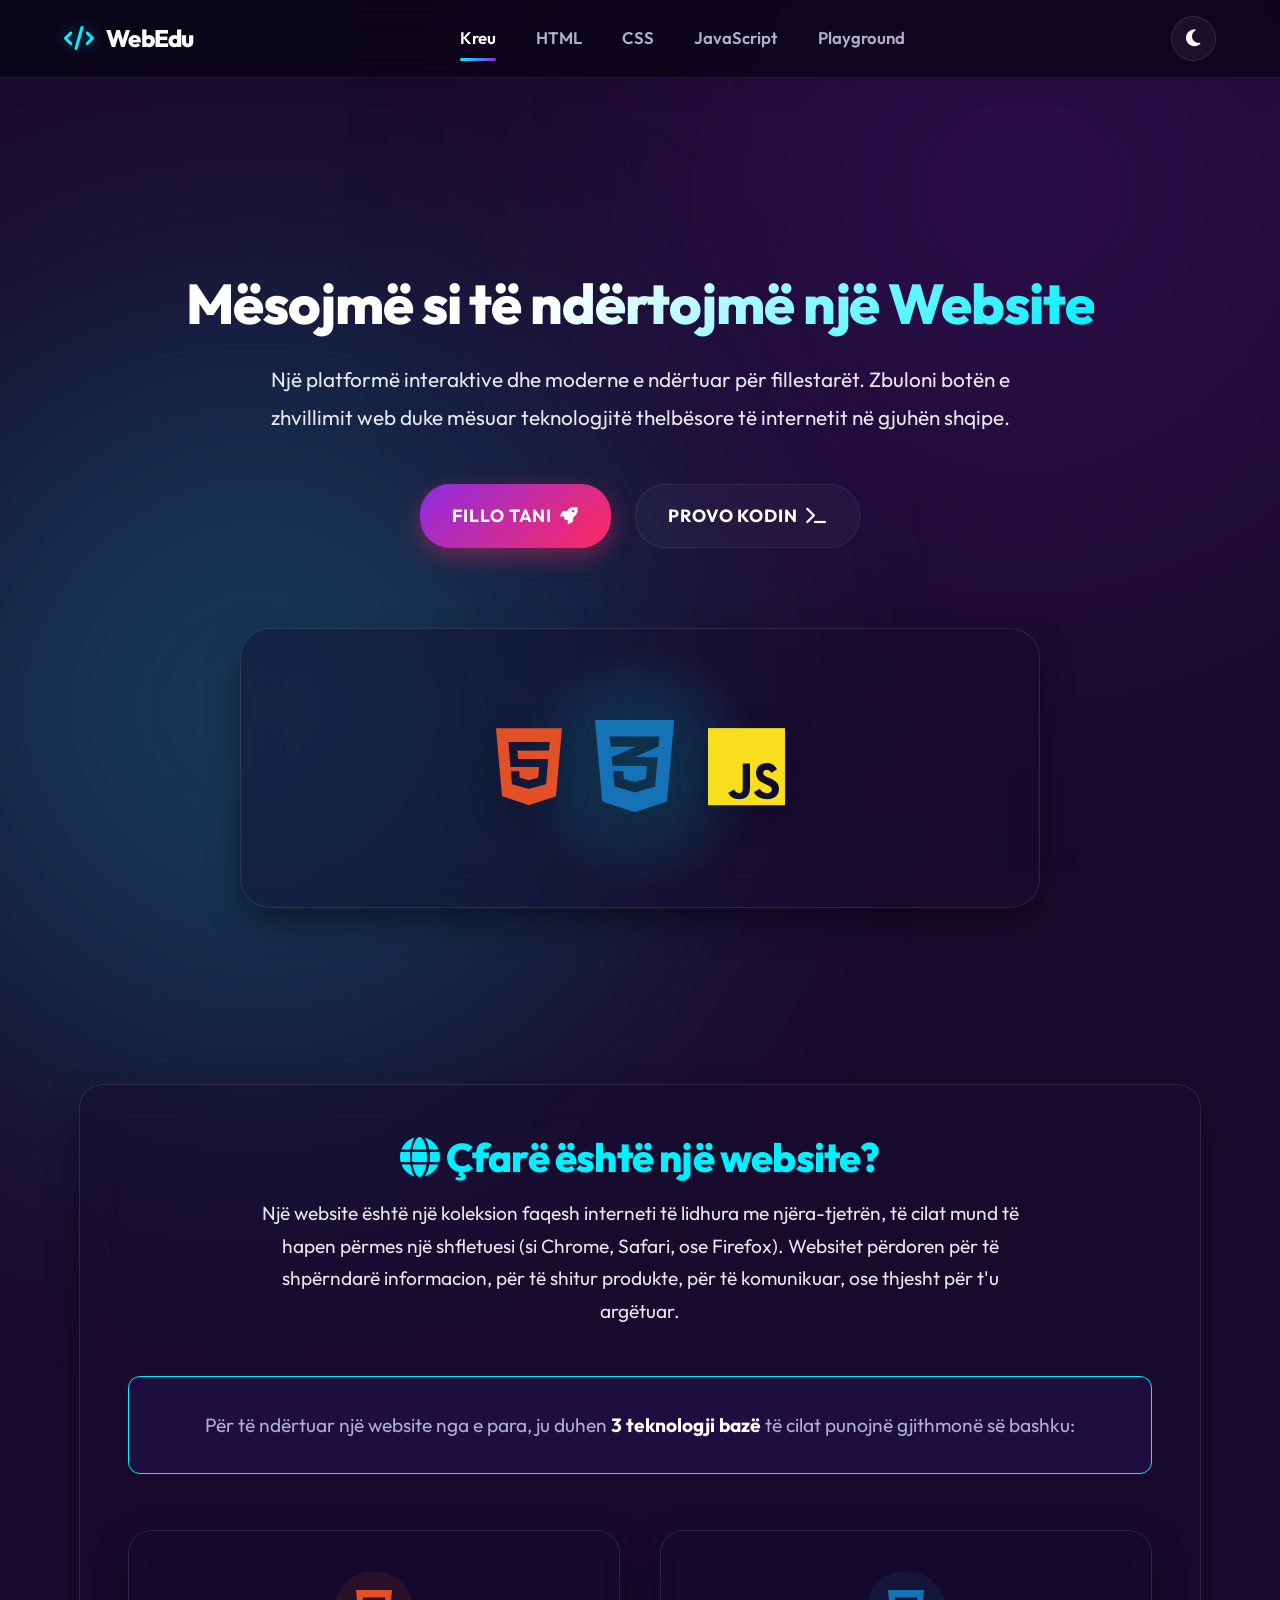
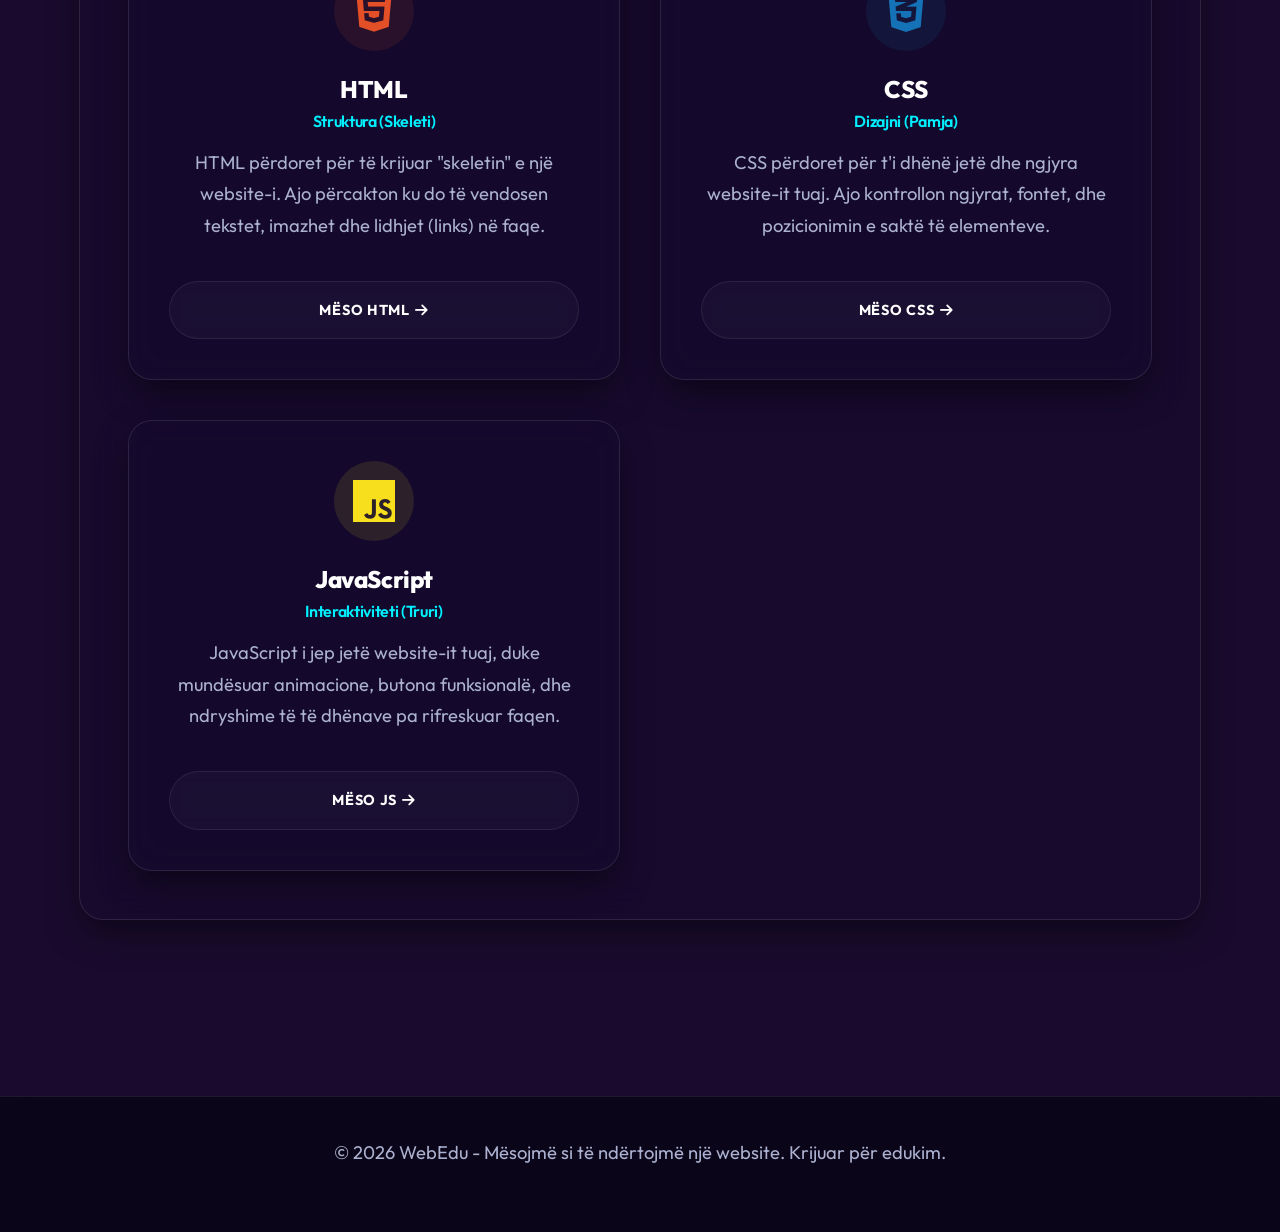
<file: index.html>
<!DOCTYPE html>
<html lang="sq" data-theme="dark">
<head>
    <meta charset="UTF-8">
    <meta name="viewport" content="width=device-width, initial-scale=1.0">
    <title>Mësojmë si të ndërtojmë një website</title>
    <link rel="icon" href="data:image/svg+xml,<svg xmlns='http://www.w3.org/2000/svg' viewBox='0 0 100 100'><text y='.9em' font-size='90'>🚀</text></svg>">
    <link rel="stylesheet" href="style.css">
    <link rel="stylesheet" href="https://cdnjs.cloudflare.com/ajax/libs/font-awesome/6.4.0/css/all.min.css">
</head>
<body>

    <!-- Animated Background -->
    <div id="bg-animation" class="bg-animation"></div>

    <!-- Navigation -->
    <nav>
        <a href="index.html" class="logo">
            <i class="fa-solid fa-code"></i> WebEdu
        </a>
        <div class="nav-links" id="nav-links">
            <a href="index.html" class="active">Kreu</a>
            <a href="html.html">HTML</a>
            <a href="css.html">CSS</a>
            <a href="javascript.html">JavaScript</a>
            <a href="playground.html">Playground</a>
        </div>
        <div style="display: flex; gap: 1rem; align-items: center;">
            <button id="theme-toggle" class="theme-toggle" aria-label="Toggle Dark/Light Mode">
                <i class="fa-solid fa-moon"></i>
            </button>
            <button id="mobile-menu-btn" class="mobile-menu-btn" aria-label="Menu">
                <i class="fa-solid fa-bars"></i>
            </button>
        </div>
    </nav>

    <!-- Main Content -->
    <main>
        <!-- Hero Section -->
        <section class="hero fade-in">
            <h1 style="font-size: 3.5rem; margin-bottom: 1.5rem;">Mësojmë si të ndërtojmë një <span style="color: var(--secondary-accent)">Website</span></h1>
            <p style="font-size: 1.3rem; line-height: 1.8; color: var(--text-color); opacity: 0.9;">Një platformë interaktive dhe moderne e ndërtuar për fillestarët. Zbuloni botën e zhvillimit web duke mësuar teknologjitë thelbësore të internetit në gjuhën shqipe.</p>
            <div class="hero-buttons">
                <a href="html.html" class="btn btn-primary" style="font-size: 1.1rem; padding: 1rem 2rem;">Fillo Tani <i class="fa-solid fa-rocket" style="margin-left: 8px;"></i></a>
                <a href="playground.html" class="btn btn-outline" style="font-size: 1.1rem; padding: 1rem 2rem;">Provo Kodin <i class="fa-solid fa-terminal" style="margin-left: 8px;"></i></a>
            </div>
            
            <div class="hero-illustration">
                <div class="floating-icon" style="animation-delay: 0s;">
                    <i class="fa-brands fa-html5" style="color: #E34F26;"></i>
                </div>
                <div class="floating-icon" style="animation-delay: 2s; margin: 0 40px; transform: scale(1.2);">
                    <i class="fa-brands fa-css3-alt" style="color: #1572B6;"></i>
                </div>
                <div class="floating-icon" style="animation-delay: 1s;">
                    <i class="fa-brands fa-js" style="color: #F7DF1E;"></i>
                </div>
            </div>
        </section>

        <!-- Intro Section -->
        <section class="tutorial-section fade-in" style="margin-top: 4rem;">
            <div style="text-align: center; margin-bottom: 3rem;">
                <h2 style="font-size: 2.5rem; color: var(--secondary-accent);"><i class="fa-solid fa-globe"></i> Çfarë është një website?</h2>
                <p style="font-size: 1.2rem; max-width: 800px; margin: 0 auto; color: var(--text-color); opacity: 0.9;">Një website është një koleksion faqesh interneti të lidhura me njëra-tjetrën, të cilat mund të hapen përmes një shfletuesi (si Chrome, Safari, ose Firefox). Websitet përdoren për të shpërndarë informacion, për të shitur produkte, për të komunikuar, ose thjesht për t'u argëtuar.</p>
            </div>
            
            <div style="background: var(--card-hover); padding: 2rem; border-radius: 12px; margin-bottom: 3rem; text-align: center; border: 1px solid var(--secondary-accent);">
                <p style="font-size: 1.2rem; margin: 0;">Për të ndërtuar një website nga e para, ju duhen <strong>3 teknologji bazë</strong> të cilat punojnë gjithmonë së bashku:</p>
            </div>
            
            <div class="card-grid">
                <!-- HTML Card -->
                <div class="card" style="text-align: center;">
                    <div style="background: rgba(227, 79, 38, 0.1); width: 80px; height: 80px; border-radius: 50%; display: flex; align-items: center; justify-content: center; margin: 0 auto 1.5rem;">
                        <i class="fa-brands fa-html5 card-icon" style="color: #E34F26; margin: 0;"></i>
                    </div>
                    <h3>HTML</h3>
                    <h4 style="color: var(--secondary-accent); font-weight: 600; margin-bottom: 1rem;">Struktura (Skeleti)</h4>
                    <p style="flex-grow: 1;">HTML përdoret për të krijuar "skeletin" e një website-i. Ajo përcakton ku do të vendosen tekstet, imazhet dhe lidhjet (links) në faqe.</p>
                    <a href="html.html" class="btn btn-outline" style="margin-top: 1rem; width: 100%;">Mëso HTML <i class="fa-solid fa-arrow-right" style="margin-left: 5px;"></i></a>
                </div>

                <!-- CSS Card -->
                <div class="card" style="text-align: center;">
                    <div style="background: rgba(21, 114, 182, 0.1); width: 80px; height: 80px; border-radius: 50%; display: flex; align-items: center; justify-content: center; margin: 0 auto 1.5rem;">
                        <i class="fa-brands fa-css3-alt card-icon" style="color: #1572B6; margin: 0;"></i>
                    </div>
                    <h3>CSS</h3>
                    <h4 style="color: var(--secondary-accent); font-weight: 600; margin-bottom: 1rem;">Dizajni (Pamja)</h4>
                    <p style="flex-grow: 1;">CSS përdoret për t'i dhënë jetë dhe ngjyra website-it tuaj. Ajo kontrollon ngjyrat, fontet, dhe pozicionimin e saktë të elementeve.</p>
                    <a href="css.html" class="btn btn-outline" style="margin-top: 1rem; width: 100%;">Mëso CSS <i class="fa-solid fa-arrow-right" style="margin-left: 5px;"></i></a>
                </div>

                <!-- JS Card -->
                <div class="card" style="text-align: center;">
                    <div style="background: rgba(247, 223, 30, 0.1); width: 80px; height: 80px; border-radius: 50%; display: flex; align-items: center; justify-content: center; margin: 0 auto 1.5rem;">
                        <i class="fa-brands fa-js card-icon" style="color: #F7DF1E; margin: 0;"></i>
                    </div>
                    <h3>JavaScript</h3>
                    <h4 style="color: var(--secondary-accent); font-weight: 600; margin-bottom: 1rem;">Interaktiviteti (Truri)</h4>
                    <p style="flex-grow: 1;">JavaScript i jep jetë website-it tuaj, duke mundësuar animacione, butona funksionalë, dhe ndryshime të të dhënave pa rifreskuar faqen.</p>
                    <a href="javascript.html" class="btn btn-outline" style="margin-top: 1rem; width: 100%;">Mëso JS <i class="fa-solid fa-arrow-right" style="margin-left: 5px;"></i></a>
                </div>
            </div>
        </section>

    </main>

    <!-- Footer -->
    <footer>
        <p>&copy; 2026 WebEdu - Mësojmë si të ndërtojmë një website. Krijuar për edukim.</p>
    </footer>

    <script src="script.js"></script>
</body>
</html>
</file>
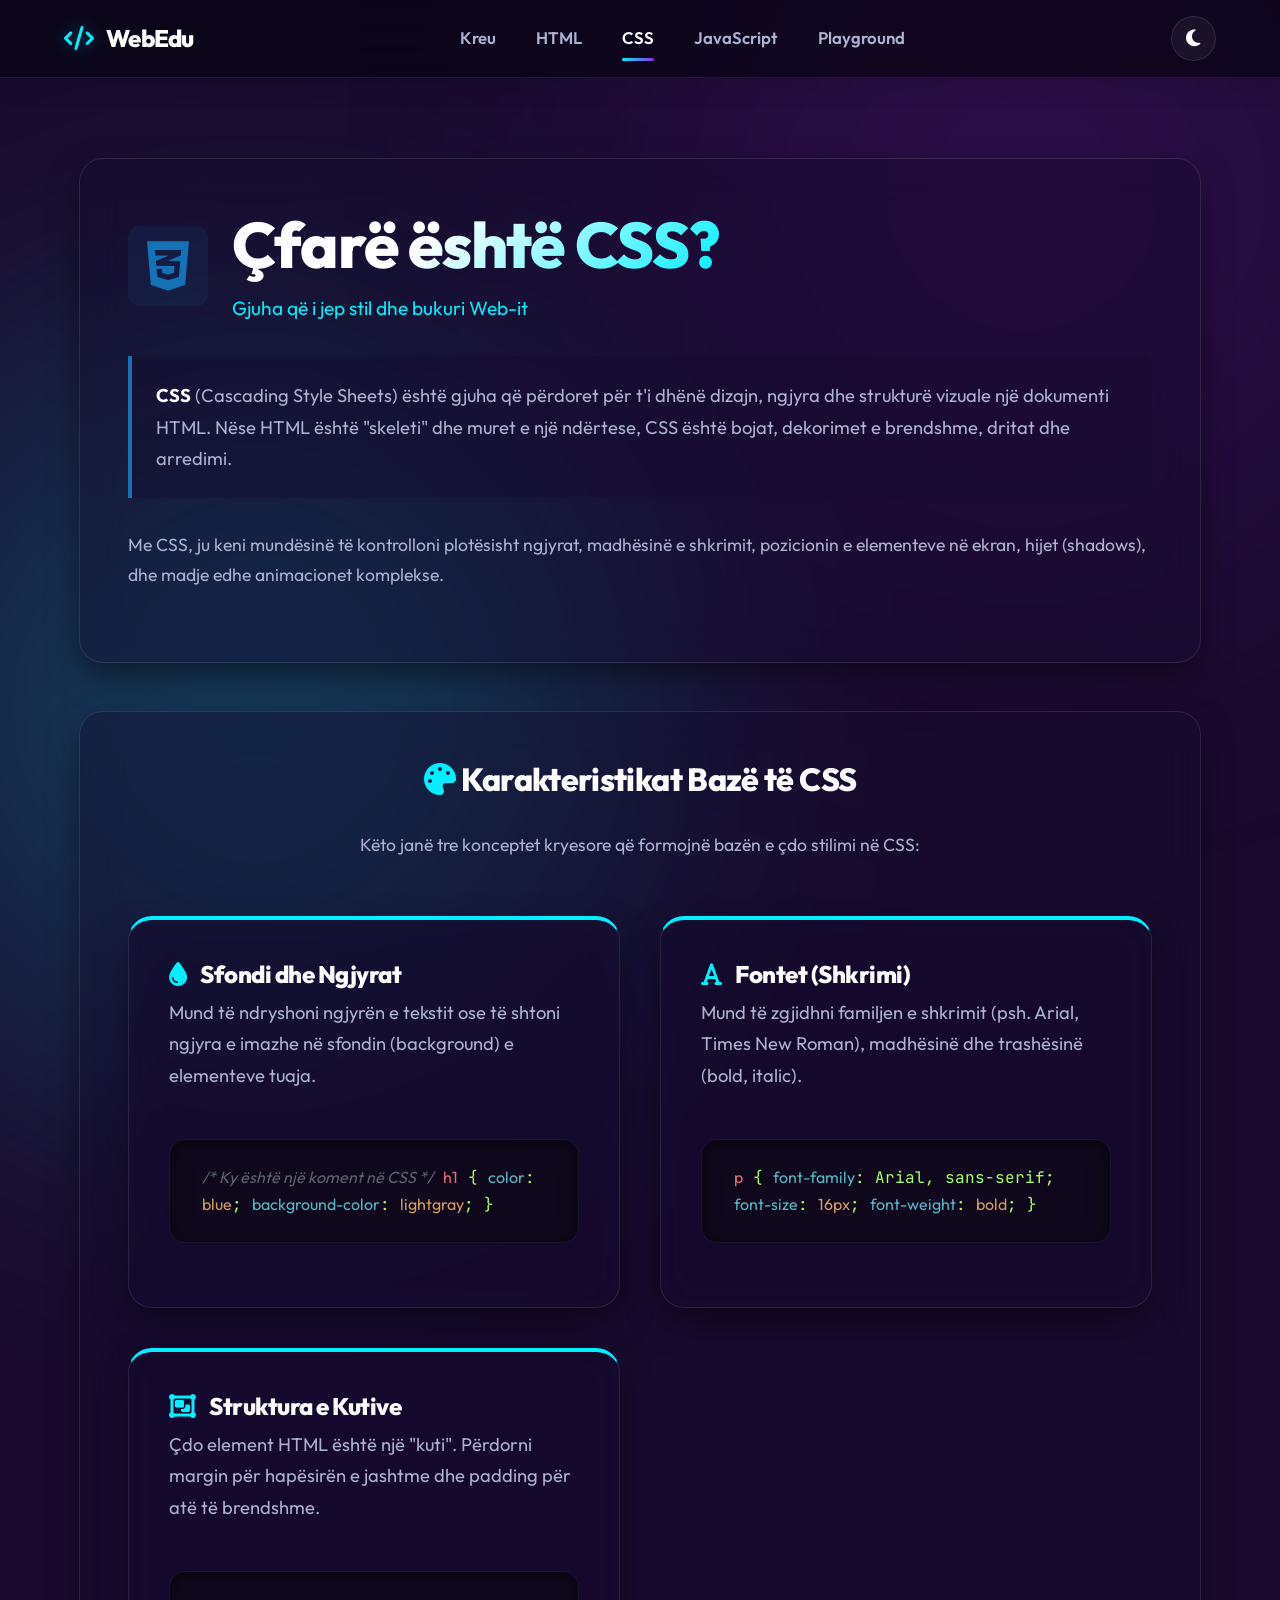
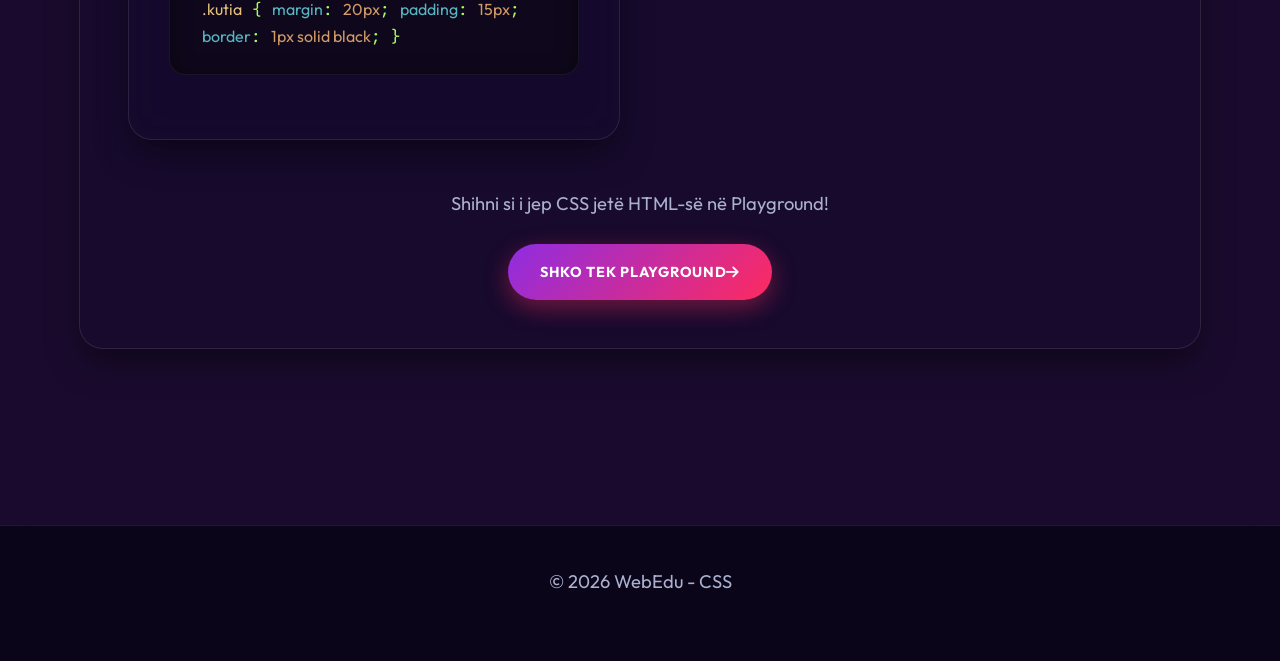
<file: css.html>
<!DOCTYPE html>
<html lang="sq" data-theme="dark">
<head>
    <meta charset="UTF-8">
    <meta name="viewport" content="width=device-width, initial-scale=1.0">
    <title>CSS - Dizajni i Website-it</title>
    <link rel="icon" href="data:image/svg+xml,<svg xmlns='http://www.w3.org/2000/svg' viewBox='0 0 100 100'><text y='.9em' font-size='90'>🎨</text></svg>">
    <link rel="stylesheet" href="style.css">
    <link rel="stylesheet" href="https://cdnjs.cloudflare.com/ajax/libs/font-awesome/6.4.0/css/all.min.css">
</head>
<body>

    <div id="bg-animation" class="bg-animation"></div>

    <nav>
        <a href="index.html" class="logo">
            <i class="fa-solid fa-code"></i> WebEdu
        </a>
        <div class="nav-links" id="nav-links">
            <a href="index.html">Kreu</a>
            <a href="html.html">HTML</a>
            <a href="css.html" class="active">CSS</a>
            <a href="javascript.html">JavaScript</a>
            <a href="playground.html">Playground</a>
        </div>
        <div style="display: flex; gap: 1rem; align-items: center;">
            <button id="theme-toggle" class="theme-toggle" aria-label="Toggle Dark/Light Mode">
                <i class="fa-solid fa-moon"></i>
            </button>
            <button id="mobile-menu-btn" class="mobile-menu-btn" aria-label="Menu">
                <i class="fa-solid fa-bars"></i>
            </button>
        </div>
    </nav>

    <main>
        <section class="tutorial-section fade-in">
            <div style="display: flex; align-items: center; margin-bottom: 2rem;">
                <div style="background: rgba(21, 114, 182, 0.1); width: 80px; height: 80px; border-radius: 12px; display: flex; align-items: center; justify-content: center; margin-right: 1.5rem;">
                    <i class="fa-brands fa-css3-alt" style="font-size: 3.5rem; color: #1572B6;"></i>
                </div>
                <div>
                    <h1 style="margin-bottom: 0.5rem; color: #1572B6;">Çfarë është CSS?</h1>
                    <p style="margin: 0; font-size: 1.2rem; color: var(--secondary-accent);">Gjuha që i jep stil dhe bukuri Web-it</p>
                </div>
            </div>
            
            <div style="background: var(--card-bg); padding: 1.5rem; border-left: 4px solid #1572B6; border-radius: 0 8px 8px 0; margin-bottom: 2rem;">
                <p style="font-size: 1.15rem; margin-bottom: 0;"><strong>CSS</strong> (Cascading Style Sheets) është gjuha që përdoret për t'i dhënë dizajn, ngjyra dhe strukturë vizuale një dokumenti HTML. Nëse HTML është "skeleti" dhe muret e një ndërtese, CSS është bojat, dekorimet e brendshme, dritat dhe arredimi.</p>
            </div>
            
            <p style="font-size: 1.1rem;">Me CSS, ju keni mundësinë të kontrolloni plotësisht ngjyrat, madhësinë e shkrimit, pozicionin e elementeve në ekran, hijet (shadows), dhe madje edhe animacionet komplekse.</p>
        </section>

        <section class="tutorial-section fade-in">
            <h2 style="font-size: 2rem; margin-bottom: 2rem; text-align: center;"><i class="fa-solid fa-palette" style="color: var(--secondary-accent);"></i> Karakteristikat Bazë të CSS</h2>
            <p style="text-align: center; margin-bottom: 3rem; font-size: 1.1rem;">Këto janë tre konceptet kryesore që formojnë bazën e çdo stilimi në CSS:</p>

            <div class="card-grid">
                <!-- Colors -->
                <div class="card" style="border-top: 4px solid var(--secondary-accent);">
                    <h3><i class="fa-solid fa-droplet" style="color: var(--secondary-accent); margin-right: 10px;"></i> Sfondi dhe Ngjyrat</h3>
                    <p>Mund të ndryshoni ngjyrën e tekstit ose të shtoni ngjyra e imazhe në sfondin (background) e elementeve tuaja.</p>
                    <div class="code-block">
<span style="color: #5c6370; font-style: italic;">/* Ky është një koment në CSS */</span>
<span style="color: #e06c75;">h1</span> {
  <span style="color: #56b6c2;">color</span>: <span style="color: #d19a66;">blue</span>;
  <span style="color: #56b6c2;">background-color</span>: <span style="color: #d19a66;">lightgray</span>;
}
                    </div>
                </div>

                <!-- Fonts -->
                <div class="card" style="border-top: 4px solid var(--secondary-accent);">
                    <h3><i class="fa-solid fa-font" style="color: var(--secondary-accent); margin-right: 10px;"></i> Fontet (Shkrimi)</h3>
                    <p>Mund të zgjidhni familjen e shkrimit (psh. Arial, Times New Roman), madhësinë dhe trashësinë (bold, italic).</p>
                    <div class="code-block">
<span style="color: #e06c75;">p</span> {
  <span style="color: #56b6c2;">font-family</span>: Arial, sans-serif;
  <span style="color: #56b6c2;">font-size</span>: <span style="color: #d19a66;">16px</span>;
  <span style="color: #56b6c2;">font-weight</span>: <span style="color: #d19a66;">bold</span>;
}
                    </div>
                </div>

                <!-- Layout -->
                <div class="card" style="border-top: 4px solid var(--secondary-accent);">
                    <h3><i class="fa-solid fa-object-group" style="color: var(--secondary-accent); margin-right: 10px;"></i> Struktura e Kutive</h3>
                    <p>Çdo element HTML është një "kuti". Përdorni <code>margin</code> për hapësirën e jashtme dhe <code>padding</code> për atë të brendshme.</p>
                    <div class="code-block">
<span style="color: #e5c07b;">.kutia</span> {
  <span style="color: #56b6c2;">margin</span>: <span style="color: #d19a66;">20px</span>;
  <span style="color: #56b6c2;">padding</span>: <span style="color: #d19a66;">15px</span>;
  <span style="color: #56b6c2;">border</span>: <span style="color: #d19a66;">1px solid black</span>;
}
                    </div>
                </div>
            </div>
            
            <div style="text-align: center; margin-top: 3rem;">
                <p>Shihni si i jep CSS jetë HTML-së në Playground!</p>
                <a href="playground.html" class="btn btn-primary">Shko tek Playground <i class="fa-solid fa-arrow-right"></i></a>
            </div>
        </section>
    </main>

    <footer>
        <p>&copy; 2026 WebEdu - CSS</p>
    </footer>

    <script src="script.js"></script>
</body>
</html>
</file>
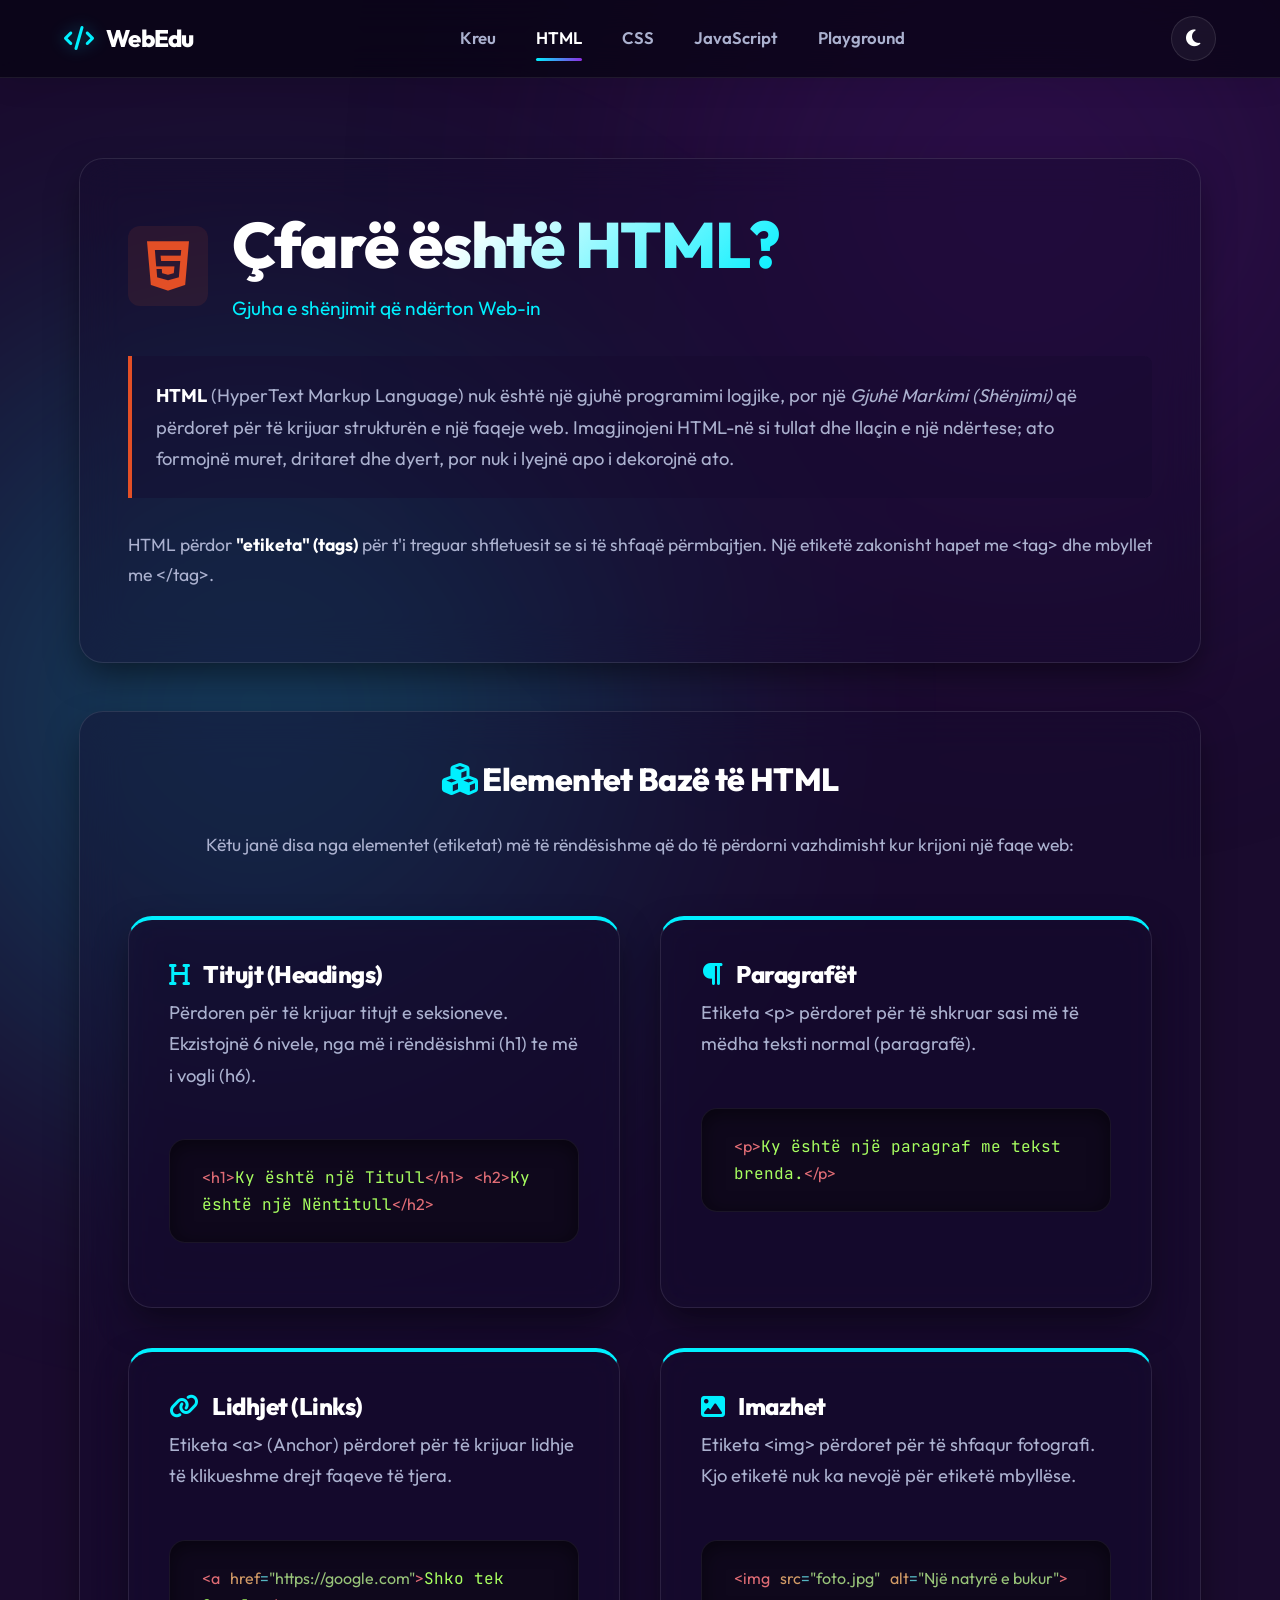
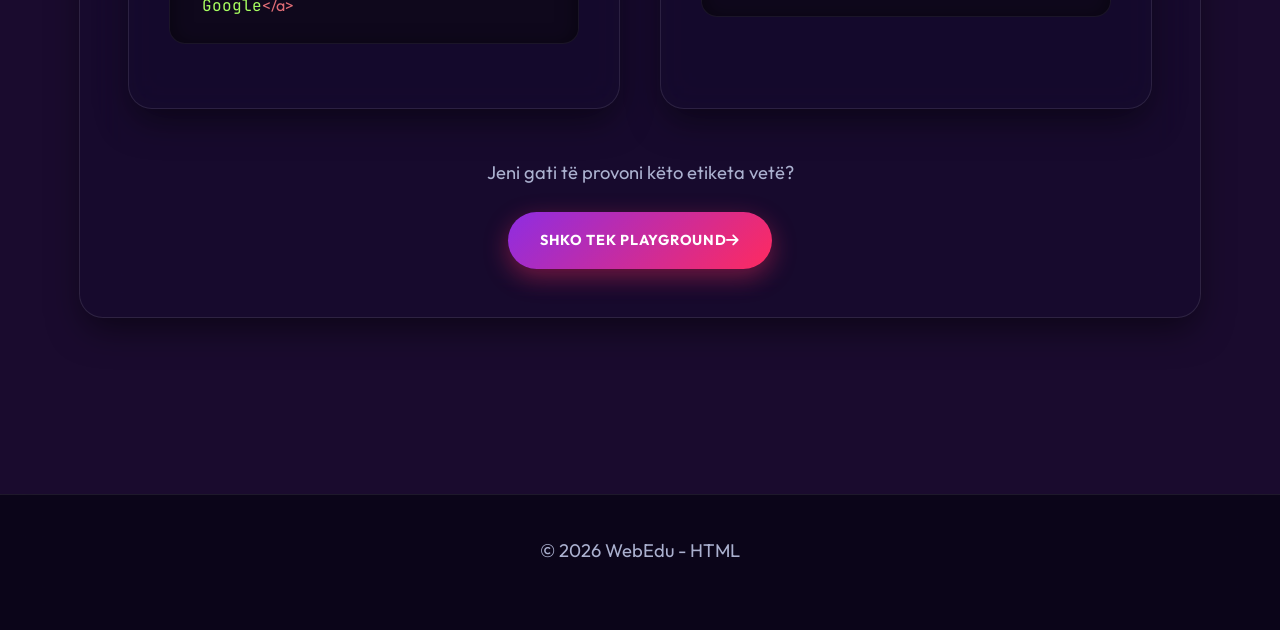
<file: html.html>
<!DOCTYPE html>
<html lang="sq" data-theme="dark">
<head>
    <meta charset="UTF-8">
    <meta name="viewport" content="width=device-width, initial-scale=1.0">
    <title>HTML - Struktura e Website-it</title>
    <link rel="icon" href="data:image/svg+xml,<svg xmlns='http://www.w3.org/2000/svg' viewBox='0 0 100 100'><text y='.9em' font-size='90'>🧱</text></svg>">
    <link rel="stylesheet" href="style.css">
    <link rel="stylesheet" href="https://cdnjs.cloudflare.com/ajax/libs/font-awesome/6.4.0/css/all.min.css">
</head>
<body>

    <div id="bg-animation" class="bg-animation"></div>

    <nav>
        <a href="index.html" class="logo">
            <i class="fa-solid fa-code"></i> WebEdu
        </a>
        <div class="nav-links" id="nav-links">
            <a href="index.html">Kreu</a>
            <a href="html.html" class="active">HTML</a>
            <a href="css.html">CSS</a>
            <a href="javascript.html">JavaScript</a>
            <a href="playground.html">Playground</a>
        </div>
        <div style="display: flex; gap: 1rem; align-items: center;">
            <button id="theme-toggle" class="theme-toggle" aria-label="Toggle Dark/Light Mode">
                <i class="fa-solid fa-moon"></i>
            </button>
            <button id="mobile-menu-btn" class="mobile-menu-btn" aria-label="Menu">
                <i class="fa-solid fa-bars"></i>
            </button>
        </div>
    </nav>

    <main>
        <section class="tutorial-section fade-in">
            <div style="display: flex; align-items: center; margin-bottom: 2rem;">
                <div style="background: rgba(227, 79, 38, 0.1); width: 80px; height: 80px; border-radius: 12px; display: flex; align-items: center; justify-content: center; margin-right: 1.5rem;">
                    <i class="fa-brands fa-html5" style="font-size: 3.5rem; color: #E34F26;"></i>
                </div>
                <div>
                    <h1 style="margin-bottom: 0.5rem; color: #E34F26;">Çfarë është HTML?</h1>
                    <p style="margin: 0; font-size: 1.2rem; color: var(--secondary-accent);">Gjuha e shënjimit që ndërton Web-in</p>
                </div>
            </div>
            
            <div style="background: var(--card-bg); padding: 1.5rem; border-left: 4px solid #E34F26; border-radius: 0 8px 8px 0; margin-bottom: 2rem;">
                <p style="font-size: 1.15rem; margin-bottom: 0;"><strong>HTML</strong> (HyperText Markup Language) nuk është një gjuhë programimi logjike, por një <em>Gjuhë Markimi (Shënjimi)</em> që përdoret për të krijuar strukturën e një faqeje web. Imagjinojeni HTML-në si tullat dhe llaçin e një ndërtese; ato formojnë muret, dritaret dhe dyert, por nuk i lyejnë apo i dekorojnë ato.</p>
            </div>
            
            <p style="font-size: 1.1rem;">HTML përdor <strong>"etiketa" (tags)</strong> për t'i treguar shfletuesit se si të shfaqë përmbajtjen. Një etiketë zakonisht hapet me <code>&lt;tag&gt;</code> dhe mbyllet me <code>&lt;/tag&gt;</code>.</p>
        </section>

        <section class="tutorial-section fade-in">
            <h2 style="font-size: 2rem; margin-bottom: 2rem; text-align: center;"><i class="fa-solid fa-cubes" style="color: var(--secondary-accent);"></i> Elementet Bazë të HTML</h2>
            <p style="text-align: center; margin-bottom: 3rem; font-size: 1.1rem;">Këtu janë disa nga elementet (etiketat) më të rëndësishme që do të përdorni vazhdimisht kur krijoni një faqe web:</p>

            <div class="card-grid">
                <!-- Headings -->
                <div class="card" style="border-top: 4px solid var(--secondary-accent);">
                    <h3><i class="fa-solid fa-heading" style="color: var(--secondary-accent); margin-right: 10px;"></i> Titujt (Headings)</h3>
                    <p>Përdoren për të krijuar titujt e seksioneve. Ekzistojnë 6 nivele, nga më i rëndësishmi (h1) te më i vogli (h6).</p>
                    <div class="code-block">
<span style="color: #e06c75;">&lt;h1&gt;</span>Ky është një Titull<span style="color: #e06c75;">&lt;/h1&gt;</span>
<span style="color: #e06c75;">&lt;h2&gt;</span>Ky është një Nëntitull<span style="color: #e06c75;">&lt;/h2&gt;</span>
                    </div>
                </div>

                <!-- Paragraphs -->
                <div class="card" style="border-top: 4px solid var(--secondary-accent);">
                    <h3><i class="fa-solid fa-paragraph" style="color: var(--secondary-accent); margin-right: 10px;"></i> Paragrafët</h3>
                    <p>Etiketa &lt;p&gt; përdoret për të shkruar sasi më të mëdha teksti normal (paragrafë).</p>
                    <div class="code-block">
<span style="color: #e06c75;">&lt;p&gt;</span>Ky është një paragraf me tekst brenda.<span style="color: #e06c75;">&lt;/p&gt;</span>
                    </div>
                </div>

                <!-- Links -->
                <div class="card" style="border-top: 4px solid var(--secondary-accent);">
                    <h3><i class="fa-solid fa-link" style="color: var(--secondary-accent); margin-right: 10px;"></i> Lidhjet (Links)</h3>
                    <p>Etiketa &lt;a&gt; (Anchor) përdoret për të krijuar lidhje të klikueshme drejt faqeve të tjera.</p>
                    <div class="code-block">
<span style="color: #e06c75;">&lt;a</span> <span style="color: #d19a66;">href</span><span style="color: #56b6c2;">=</span><span style="color: #98c379;">"https://google.com"</span><span style="color: #e06c75;">&gt;</span>Shko tek Google<span style="color: #e06c75;">&lt;/a&gt;</span>
                    </div>
                </div>

                <!-- Images -->
                <div class="card" style="border-top: 4px solid var(--secondary-accent);">
                    <h3><i class="fa-solid fa-image" style="color: var(--secondary-accent); margin-right: 10px;"></i> Imazhet</h3>
                    <p>Etiketa &lt;img&gt; përdoret për të shfaqur fotografi. Kjo etiketë nuk ka nevojë për etiketë mbyllëse.</p>
                    <div class="code-block">
<span style="color: #e06c75;">&lt;img</span> <span style="color: #d19a66;">src</span><span style="color: #56b6c2;">=</span><span style="color: #98c379;">"foto.jpg"</span> <span style="color: #d19a66;">alt</span><span style="color: #56b6c2;">=</span><span style="color: #98c379;">"Një natyrë e bukur"</span><span style="color: #e06c75;">&gt;</span>
                    </div>
                </div>
            </div>
            
            <div style="text-align: center; margin-top: 3rem;">
                <p>Jeni gati të provoni këto etiketa vetë?</p>
                <a href="playground.html" class="btn btn-primary">Shko tek Playground <i class="fa-solid fa-arrow-right"></i></a>
            </div>
        </section>
    </main>

    <footer>
        <p>&copy; 2026 WebEdu - HTML</p>
    </footer>

    <script src="script.js"></script>
</body>
</html>
</file>
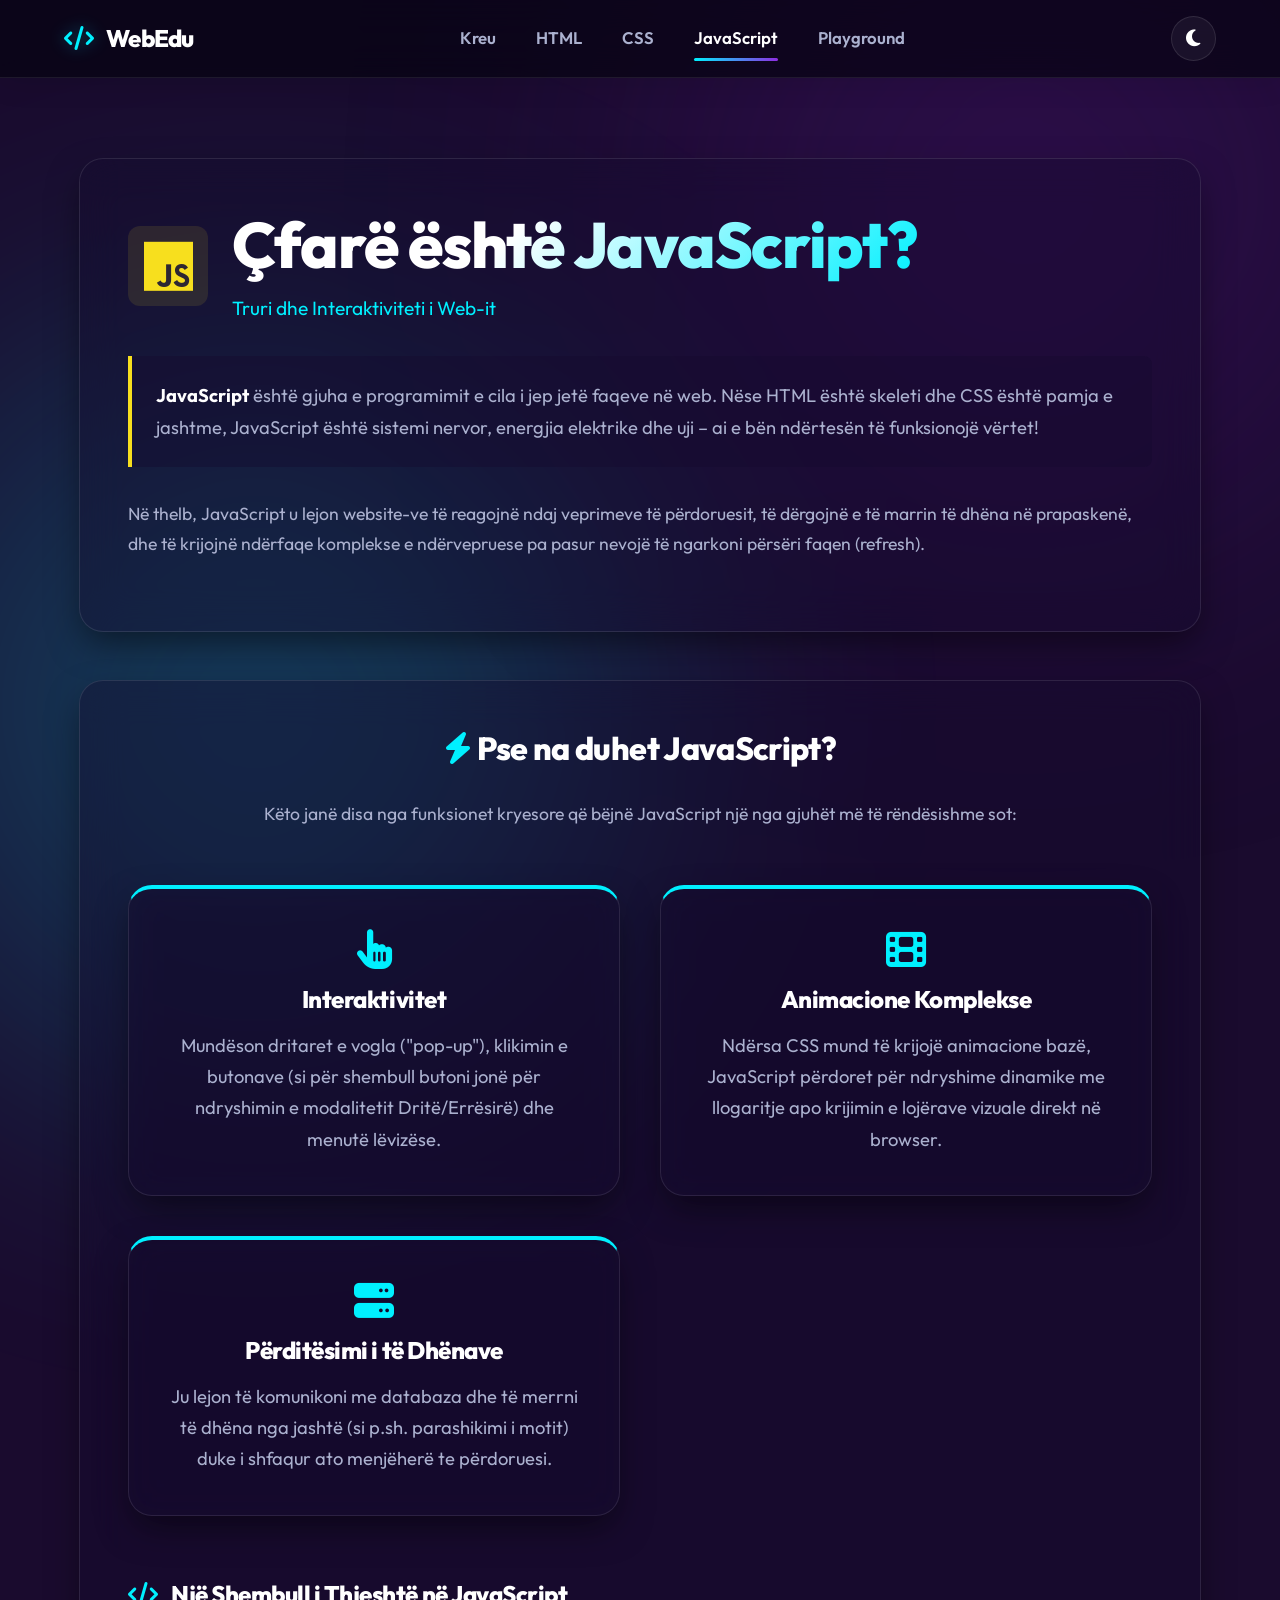
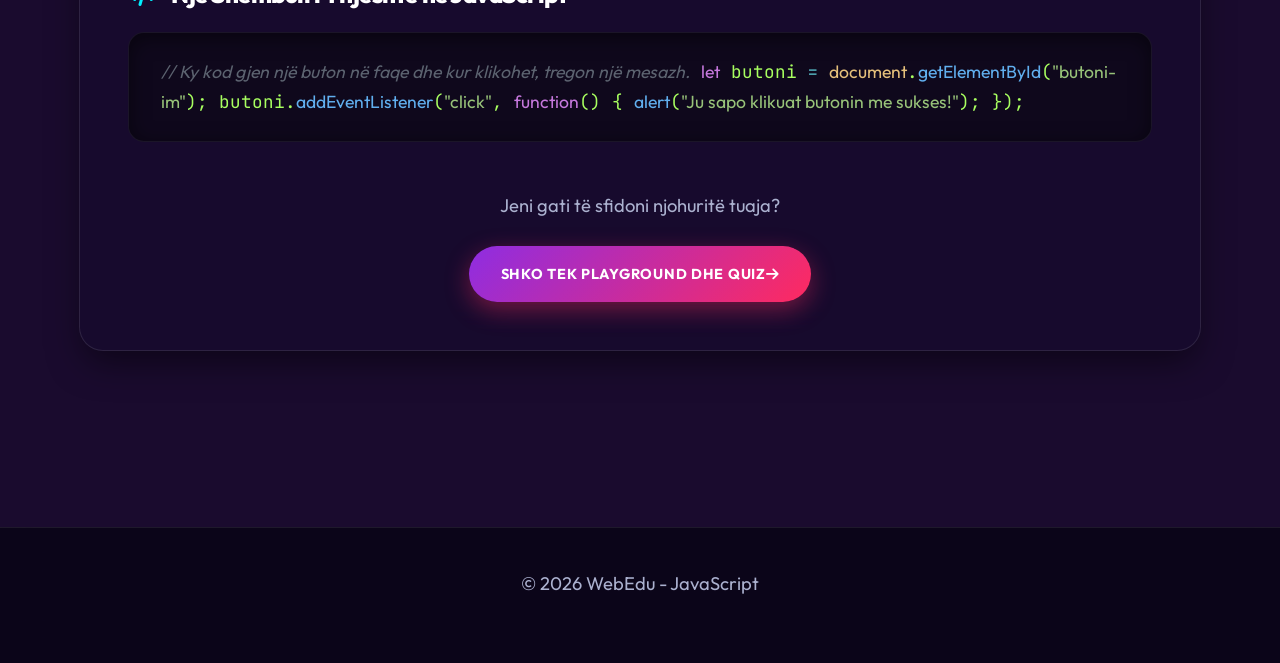
<file: javascript.html>
<!DOCTYPE html>
<html lang="sq" data-theme="dark">
<head>
    <meta charset="UTF-8">
    <meta name="viewport" content="width=device-width, initial-scale=1.0">
    <title>JavaScript - Truri i Website-it</title>
    <link rel="icon" href="data:image/svg+xml,<svg xmlns='http://www.w3.org/2000/svg' viewBox='0 0 100 100'><text y='.9em' font-size='90'>⚡</text></svg>">
    <link rel="stylesheet" href="style.css">
    <link rel="stylesheet" href="https://cdnjs.cloudflare.com/ajax/libs/font-awesome/6.4.0/css/all.min.css">
</head>
<body>

    <div id="bg-animation" class="bg-animation"></div>

    <nav>
        <a href="index.html" class="logo">
            <i class="fa-solid fa-code"></i> WebEdu
        </a>
        <div class="nav-links" id="nav-links">
            <a href="index.html">Kreu</a>
            <a href="html.html">HTML</a>
            <a href="css.html">CSS</a>
            <a href="javascript.html" class="active">JavaScript</a>
            <a href="playground.html">Playground</a>
        </div>
        <div style="display: flex; gap: 1rem; align-items: center;">
            <button id="theme-toggle" class="theme-toggle" aria-label="Toggle Dark/Light Mode">
                <i class="fa-solid fa-moon"></i>
            </button>
            <button id="mobile-menu-btn" class="mobile-menu-btn" aria-label="Menu">
                <i class="fa-solid fa-bars"></i>
            </button>
        </div>
    </nav>

    <main>
        <section class="tutorial-section fade-in">
            <div style="display: flex; align-items: center; margin-bottom: 2rem;">
                <div style="background: rgba(247, 223, 30, 0.1); width: 80px; height: 80px; border-radius: 12px; display: flex; align-items: center; justify-content: center; margin-right: 1.5rem;">
                    <i class="fa-brands fa-js" style="font-size: 3.5rem; color: #F7DF1E;"></i>
                </div>
                <div>
                    <h1 style="margin-bottom: 0.5rem; color: #F7DF1E;">Çfarë është JavaScript?</h1>
                    <p style="margin: 0; font-size: 1.2rem; color: var(--secondary-accent);">Truri dhe Interaktiviteti i Web-it</p>
                </div>
            </div>
            
            <div style="background: var(--card-bg); padding: 1.5rem; border-left: 4px solid #F7DF1E; border-radius: 0 8px 8px 0; margin-bottom: 2rem;">
                <p style="font-size: 1.15rem; margin-bottom: 0;"><strong>JavaScript</strong> është gjuha e programimit e cila i jep jetë faqeve në web. Nëse HTML është skeleti dhe CSS është pamja e jashtme, JavaScript është sistemi nervor, energjia elektrike dhe uji – ai e bën ndërtesën të funksionojë vërtet!</p>
            </div>
            
            <p style="font-size: 1.1rem;">Në thelb, JavaScript u lejon website-ve të reagojnë ndaj veprimeve të përdoruesit, të dërgojnë e të marrin të dhëna në prapaskenë, dhe të krijojnë ndërfaqe komplekse e ndërvepruese pa pasur nevojë të ngarkoni përsëri faqen (refresh).</p>
        </section>

        <section class="tutorial-section fade-in">
            <h2 style="font-size: 2rem; margin-bottom: 2rem; text-align: center;"><i class="fa-solid fa-bolt" style="color: var(--secondary-accent);"></i> Pse na duhet JavaScript?</h2>
            <p style="text-align: center; margin-bottom: 3rem; font-size: 1.1rem;">Këto janë disa nga funksionet kryesore që bëjnë JavaScript një nga gjuhët më të rëndësishme sot:</p>

            <div class="card-grid">
                <!-- Interactivity -->
                <div class="card" style="border-top: 4px solid var(--secondary-accent); text-align: center;">
                    <i class="fa-solid fa-hand-pointer" style="font-size: 2.5rem; color: var(--secondary-accent); margin-bottom: 1rem;"></i>
                    <h3 style="margin-bottom: 1rem;">Interaktivitet</h3>
                    <p style="margin: 0;">Mundëson dritaret e vogla ("pop-up"), klikimin e butonave (si për shembull butoni jonë për ndryshimin e modalitetit Dritë/Errësirë) dhe menutë lëvizëse.</p>
                </div>

                <!-- Animations -->
                <div class="card" style="border-top: 4px solid var(--secondary-accent); text-align: center;">
                    <i class="fa-solid fa-film" style="font-size: 2.5rem; color: var(--secondary-accent); margin-bottom: 1rem;"></i>
                    <h3 style="margin-bottom: 1rem;">Animacione Komplekse</h3>
                    <p style="margin: 0;">Ndërsa CSS mund të krijojë animacione bazë, JavaScript përdoret për ndryshime dinamike me llogaritje apo krijimin e lojërave vizuale direkt në browser.</p>
                </div>

                <!-- Data Loading -->
                <div class="card" style="border-top: 4px solid var(--secondary-accent); text-align: center;">
                    <i class="fa-solid fa-server" style="font-size: 2.5rem; color: var(--secondary-accent); margin-bottom: 1rem;"></i>
                    <h3 style="margin-bottom: 1rem;">Përditësimi i të Dhënave</h3>
                    <p style="margin: 0;">Ju lejon të komunikoni me databaza dhe të merrni të dhëna nga jashtë (si p.sh. parashikimi i motit) duke i shfaqur ato menjëherë te përdoruesi.</p>
                </div>
            </div>
            
            <div style="margin-top: 4rem;">
                <h3 style="margin-bottom: 1rem;"><i class="fa-solid fa-code" style="color: var(--secondary-accent); margin-right: 10px;"></i> Një Shembull i Thjeshtë në JavaScript</h3>
                <div class="code-block" style="font-size: 1.1rem;">
<span style="color: #5c6370; font-style: italic;">// Ky kod gjen një buton në faqe dhe kur klikohet, tregon një mesazh.</span>
<span style="color: #c678dd;">let</span> butoni <span style="color: #56b6c2;">=</span> <span style="color: #e5c07b;">document</span>.<span style="color: #61afef;">getElementById</span>(<span style="color: #98c379;">"butoni-im"</span>);

butoni.<span style="color: #61afef;">addEventListener</span>(<span style="color: #98c379;">"click"</span>, <span style="color: #c678dd;">function</span>() {
    <span style="color: #61afef;">alert</span>(<span style="color: #98c379;">"Ju sapo klikuat butonin me sukses!"</span>);
});
                </div>
            </div>

            <div style="text-align: center; margin-top: 3rem;">
                <p>Jeni gati të sfidoni njohuritë tuaja?</p>
                <a href="playground.html" class="btn btn-primary">Shko tek Playground dhe Quiz <i class="fa-solid fa-arrow-right"></i></a>
            </div>
        </section>
    </main>

    <footer>
        <p>&copy; 2026 WebEdu - JavaScript</p>
    </footer>

    <script src="script.js"></script>
</body>
</html>
</file>
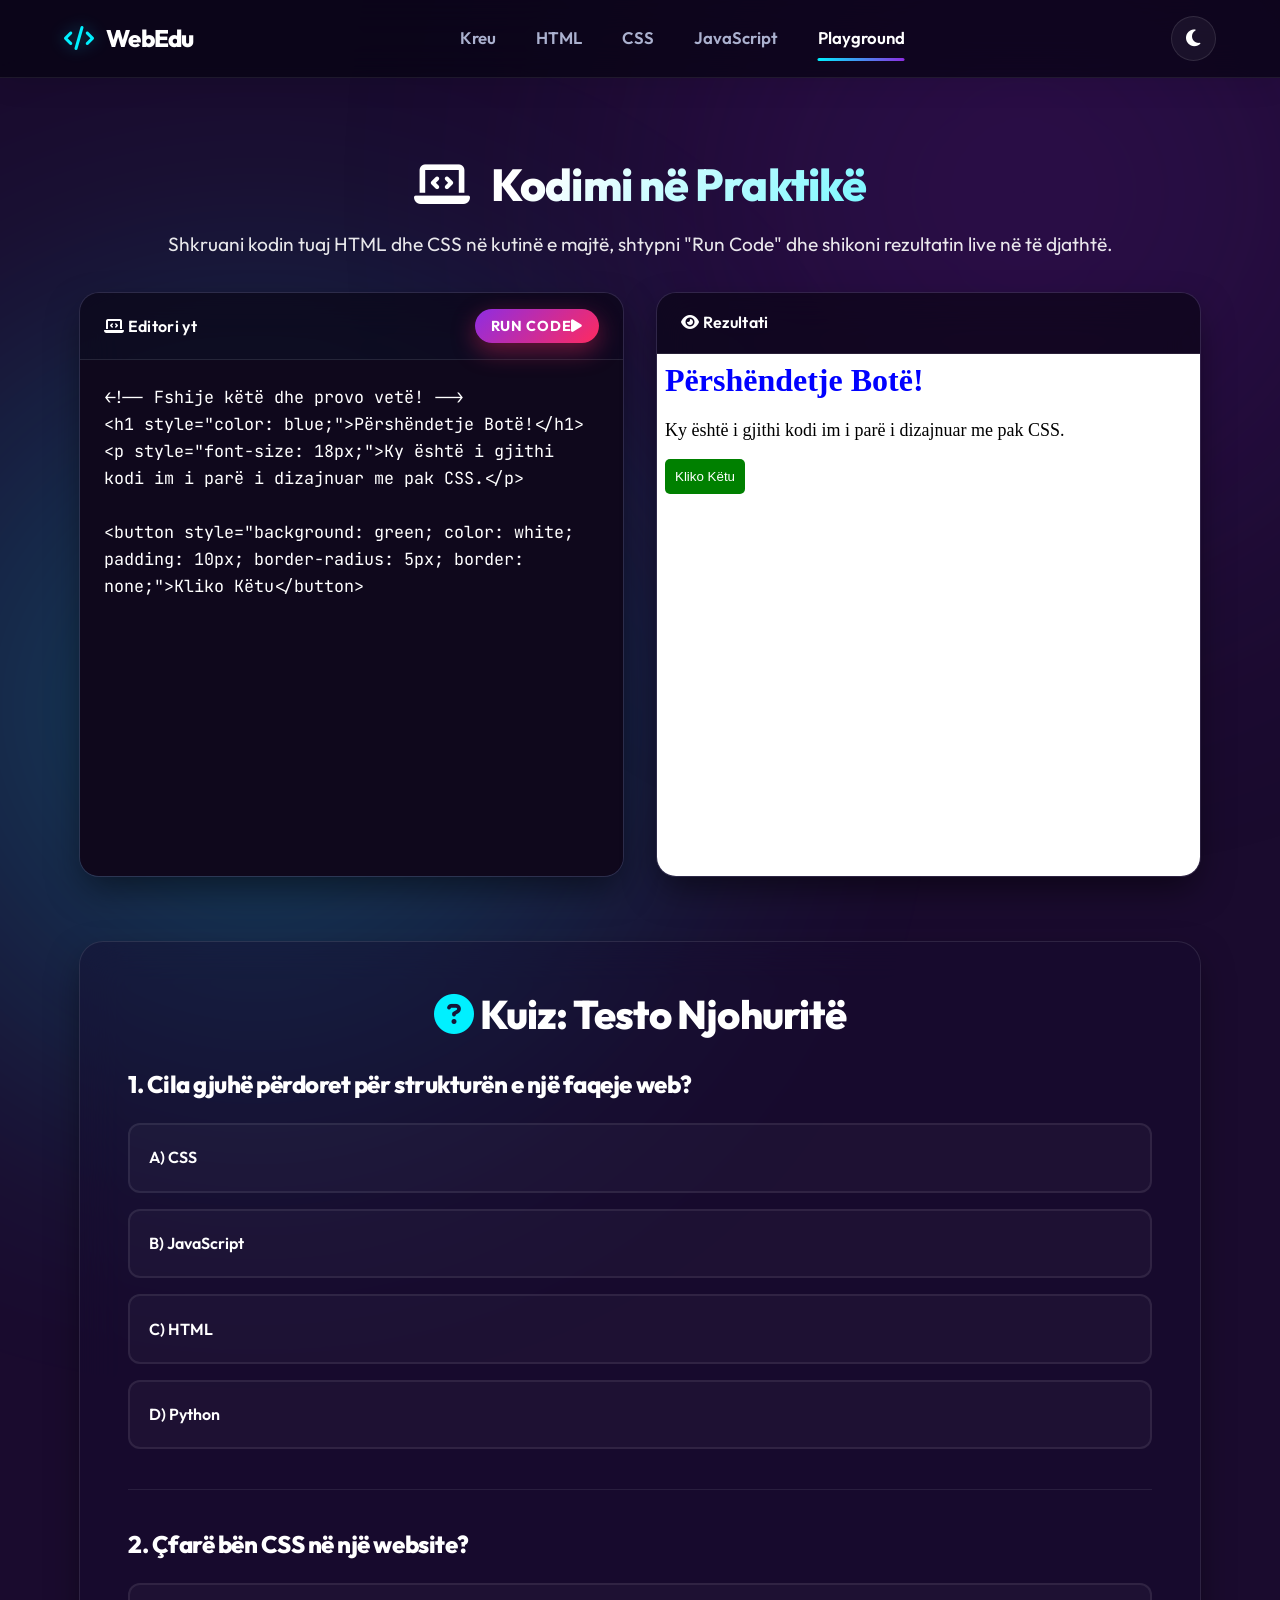
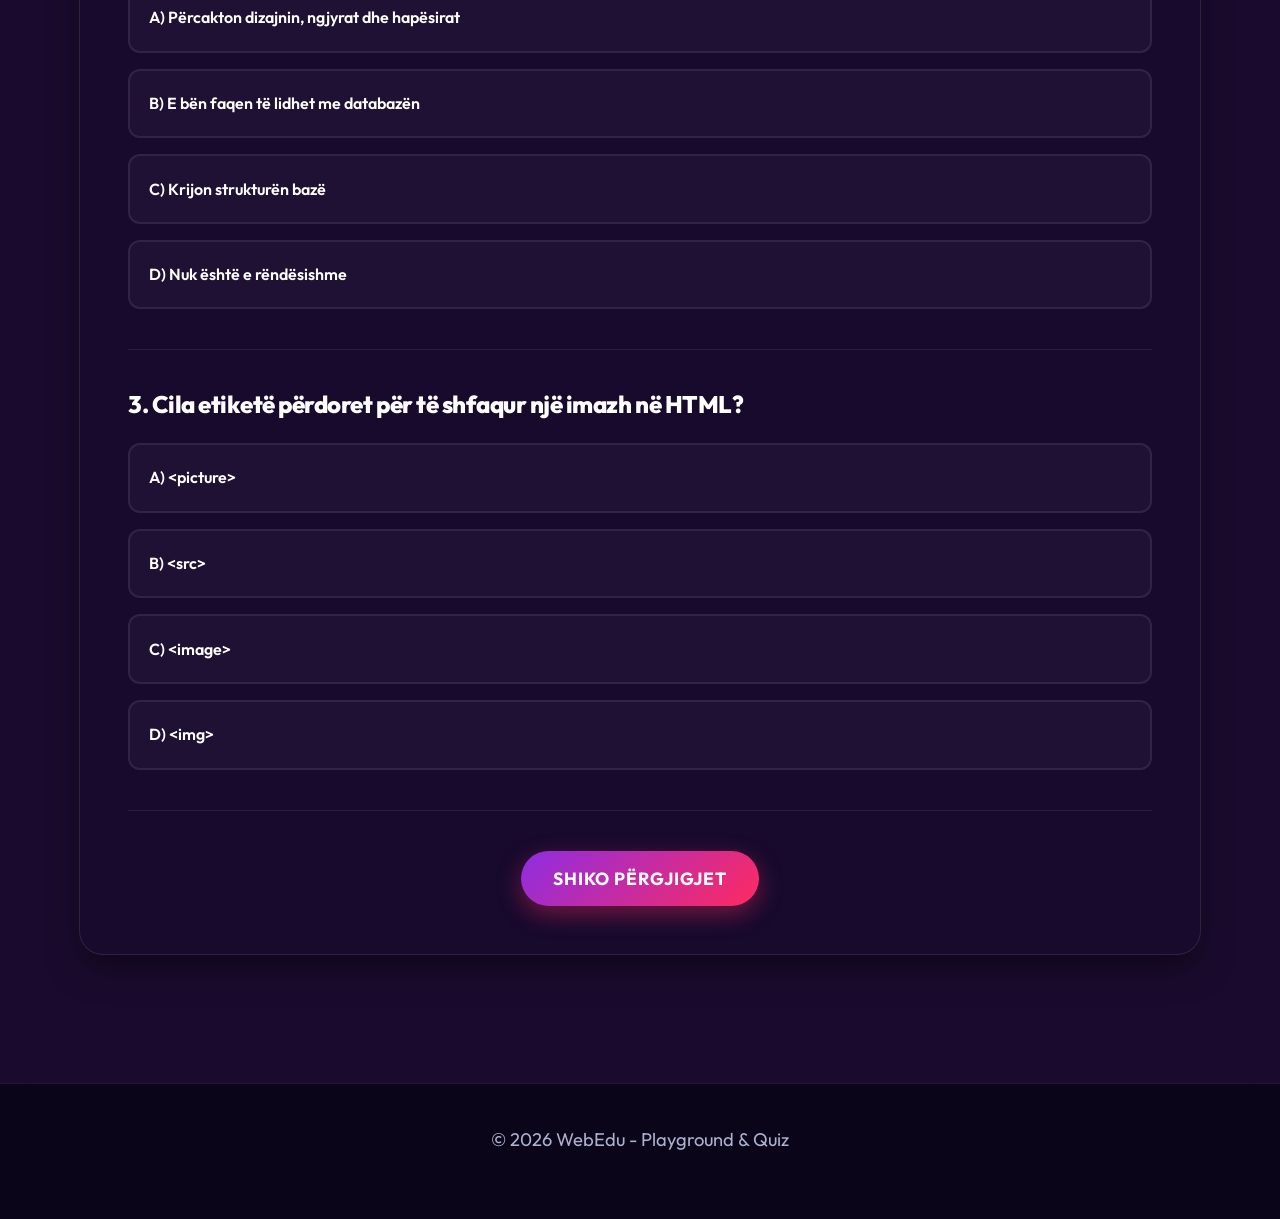
<file: playground.html>
<!DOCTYPE html>
<html lang="sq" data-theme="dark">
<head>
    <meta charset="UTF-8">
    <meta name="viewport" content="width=device-width, initial-scale=1.0">
    <title>Playground & Quiz</title>
    <link rel="icon" href="data:image/svg+xml,<svg xmlns='http://www.w3.org/2000/svg' viewBox='0 0 100 100'><text y='.9em' font-size='90'>💻</text></svg>">
    <link rel="stylesheet" href="style.css">
    <link rel="stylesheet" href="https://cdnjs.cloudflare.com/ajax/libs/font-awesome/6.4.0/css/all.min.css">
</head>
<body>

    <div id="bg-animation" class="bg-animation"></div>

    <nav>
        <a href="index.html" class="logo">
            <i class="fa-solid fa-code"></i> WebEdu
        </a>
        <div class="nav-links" id="nav-links">
            <a href="index.html">Kreu</a>
            <a href="html.html">HTML</a>
            <a href="css.html">CSS</a>
            <a href="javascript.html">JavaScript</a>
            <a href="playground.html" class="active">Playground</a>
        </div>
        <div style="display: flex; gap: 1rem; align-items: center;">
            <button id="theme-toggle" class="theme-toggle" aria-label="Toggle Dark/Light Mode">
                <i class="fa-solid fa-moon"></i>
            </button>
            <button id="mobile-menu-btn" class="mobile-menu-btn" aria-label="Menu">
                <i class="fa-solid fa-bars"></i>
            </button>
        </div>
    </nav>

    <main>
        <div style="text-align: center; margin-bottom: 2rem;" class="fade-in">
            <h1 style="font-size: 2.8rem; margin-bottom: 1rem;"><i class="fa-solid fa-laptop-code" style="color: var(--secondary-accent); margin-right: 15px;"></i> Kodimi në Praktikë</h1>
            <p style="font-size: 1.2rem; color: var(--text-color); opacity: 0.9;">Shkruani kodin tuaj HTML dhe CSS në kutinë e majtë, shtypni "Run Code" dhe shikoni rezultatin live në të djathtë.</p>
        </div>

        <!-- Playground Editor -->
        <section class="playground-container fade-in">
            
            <div class="playground-editor">
                <div class="playground-header">
                    <span style="font-weight: 600;"><i class="fa-solid fa-laptop-code"></i> Editori yt</span>
                    <button class="btn btn-primary" id="run-code" style="padding: 0.5rem 1rem;">Run Code <i class="fa-solid fa-play"></i></button>
                </div>
                <textarea id="html-code" spellcheck="false">
<!-- Fshije këtë dhe provo vetë! -->
<h1 style="color: blue;">Përshëndetje Botë!</h1>
<p style="font-size: 18px;">Ky është i gjithi kodi im i parë i dizajnuar me pak CSS.</p>

<button style="background: green; color: white; padding: 10px; border-radius: 5px; border: none;">Kliko Këtu</button>
                </textarea>
            </div>

            <div class="playground-preview">
                <div class="playground-header">
                    <span style="color: var(--text-color); font-weight: 600;"><i class="fa-solid fa-eye"></i> Rezultati</span>
                </div>
                <iframe id="preview-frame" title="Live Preview"></iframe>
            </div>

        </section>

        <!-- Quiz Section -->
        <section class="quiz-section fade-in">
            <h2 style="text-align: center; margin-bottom: 2rem;"><i class="fa-solid fa-question-circle" style="color: var(--secondary-accent);"></i> Kuiz: Testo Njohuritë</h2>

            <div class="quiz-question">
                <h3>1. Cila gjuhë përdoret për strukturën e një faqeje web?</h3>
                <div class="quiz-options">
                    <div class="quiz-option" data-correct="false">A) CSS</div>
                    <div class="quiz-option" data-correct="false">B) JavaScript</div>
                    <div class="quiz-option" data-correct="true">C) HTML</div>
                    <div class="quiz-option" data-correct="false">D) Python</div>
                </div>
                <div class="quiz-feedback"></div>
            </div>

            <div class="quiz-question">
                <h3>2. Çfarë bën CSS në një website?</h3>
                <div class="quiz-options">
                    <div class="quiz-option" data-correct="true">A) Përcakton dizajnin, ngjyrat dhe hapësirat</div>
                    <div class="quiz-option" data-correct="false">B) E bën faqen të lidhet me databazën</div>
                    <div class="quiz-option" data-correct="false">C) Krijon strukturën bazë</div>
                    <div class="quiz-option" data-correct="false">D) Nuk është e rëndësishme</div>
                </div>
                <div class="quiz-feedback"></div>
            </div>

            <div class="quiz-question">
                <h3>3. Cila etiketë përdoret për të shfaqur një imazh në HTML?</h3>
                <div class="quiz-options">
                    <div class="quiz-option" data-correct="false">A) &lt;picture&gt;</div>
                    <div class="quiz-option" data-correct="false">B) &lt;src&gt;</div>
                    <div class="quiz-option" data-correct="false">C) &lt;image&gt;</div>
                    <div class="quiz-option" data-correct="true">D) &lt;img&gt;</div>
                </div>
                <div class="quiz-feedback"></div>
            </div>

            <div style="text-align: center; margin-top: 2rem;">
                <button id="check-answers" class="btn btn-primary" style="font-size: 1.1rem; padding: 1rem 2rem;">Shiko Përgjigjet</button>
            </div>

        </section>

    </main>

    <footer>
        <p>&copy; 2026 WebEdu - Playground & Quiz</p>
    </footer>

    <script src="script.js"></script>
</body>
</html>
</file>
<file: style.css>
@import url('https://fonts.googleapis.com/css2?family=Outfit:wght@300;400;600;800&family=JetBrains+Mono:wght@400;600&display=swap');

:root {
  --bg-color: #1a0b2e; /* Distinct dark purple */
  --text-color: #ffffff;
  --text-muted: #abb1cf;
  --card-bg: rgba(20, 10, 45, 0.4);
  --card-hover: rgba(35, 15, 75, 0.6);
  --nav-bg: rgba(7, 3, 18, 0.7);
  
  --accent-color: #ff2a5f;      /* Vibrant Pink/Red */
  --secondary-accent: #00f0ff;  /* Cyan */
  --tertiary-accent: #8e2de2;   /* Purple */
  
  --border-color: rgba(255, 255, 255, 0.08);
  --shadow-color: rgba(0, 0, 0, 0.8);
  --glass-border: rgba(255, 255, 255, 0.1);
  --glass-border-hover: rgba(255, 255, 255, 0.25);
  --glass-shadow: 0 15px 35px -5px rgba(0, 0, 0, 0.5);
  --glass-shadow-hover: 0 20px 40px -5px rgba(0, 240, 255, 0.15);
  
  --font-main: 'Outfit', sans-serif;
  --font-code: 'JetBrains Mono', monospace;
}

[data-theme="light"] {
  --bg-color: #f7f8fc;
  --text-color: #0b071a;
  --text-muted: #5e6382;
  --card-bg: rgba(255, 255, 255, 0.8);
  --card-hover: rgba(255, 255, 255, 1);
  --nav-bg: rgba(247, 248, 252, 0.7);
  
  --accent-color: #e61047;
  --secondary-accent: #009fb3;
  --tertiary-accent: #6b1ba8;
  
  --border-color: rgba(0, 0, 0, 0.06);
  --shadow-color: rgba(0, 0, 0, 0.1);
  --glass-border: rgba(0, 0, 0, 0.05);
  --glass-border-hover: rgba(0, 0, 0, 0.15);
  --glass-shadow: 0 10px 30px -5px rgba(0, 0, 0, 0.05);
  --glass-shadow-hover: 0 15px 35px -5px rgba(0, 159, 179, 0.15);
}

* {
  margin: 0;
  padding: 0;
  box-sizing: border-box;
  font-family: var(--font-main);
  scroll-behavior: smooth;
}

body {
  background-color: var(--bg-color);
  color: var(--text-color);
  line-height: 1.7;
  min-height: 100vh;
  display: flex;
  flex-direction: column;
  overflow-x: hidden;
  transition: background-color 0.6s cubic-bezier(0.22, 1, 0.36, 1), 
              color 0.6s cubic-bezier(0.22, 1, 0.36, 1);
}

/* Custom Scrollbar */
::-webkit-scrollbar {
  width: 12px;
}
::-webkit-scrollbar-track {
  background: var(--bg-color);
}
::-webkit-scrollbar-thumb {
  background: rgba(255, 255, 255, 0.15);
  border: 3px solid var(--bg-color);
  border-radius: 10px;
}
::-webkit-scrollbar-thumb:hover {
  background: var(--tertiary-accent);
}

/* Custom Text Selection */
::selection {
  background: var(--accent-color);
  color: #ffffff;
  text-shadow: none;
}

/* High-End Background Orbs Effect */
body::before, body::after {
  content: '';
  position: fixed;
  width: 60vw;
  height: 60vw;
  border-radius: 50%;
  filter: blur(140px);
  z-index: -1;
  opacity: 0.2;
  pointer-events: none;
  animation: float-orbs 25s infinite alternate ease-in-out;
}

body::before {
  background: #6b1ba8; /* Vivid purple orb */
  top: -15vw;
  right: -10vw;
}

body::after {
  background: #00f0ff; /* Cyan orb */
  bottom: -15vw;
  left: -10vw;
  animation-direction: alternate-reverse;
  animation-duration: 30s;
}

[data-theme="light"] body::before, [data-theme="light"] body::after {
  opacity: 0.25;
  filter: blur(100px);
}

@keyframes float-orbs {
  0% { transform: translate(0, 0) scale(1); }
  50% { transform: translate(-8vw, 4vw) scale(1.1); }
  100% { transform: translate(4vw, -8vw) scale(0.95); }
}

/* Background Animation */
.bg-animation {
  position: fixed;
  top: 0;
  left: 0;
  width: 100vw;
  height: 100vh;
  z-index: -2;
  overflow: hidden;
  pointer-events: none;
}

.star {
  position: absolute;
  width: 2px;
  height: 2px;
  background: white;
  border-radius: 50%;
  animation: twinkle linear infinite;
  opacity: 0;
  box-shadow: 0 0 6px 1px rgba(255,255,255,0.6);
}

.shooting-star {
  position: absolute;
  width: 200px;
  height: 2px;
  background: linear-gradient(90deg, transparent, rgba(0, 240, 255, 0.8), transparent);
  animation: shooting linear infinite;
  opacity: 0;
  transform: rotate(-45deg);
  filter: drop-shadow(0 0 6px rgba(0, 240, 255, 0.8));
}

@keyframes twinkle {
  0% { opacity: 0; transform: scale(0.5); }
  50% { opacity: 1; transform: scale(1.5); }
  100% { opacity: 0; transform: scale(0.5); }
}

@keyframes shooting {
  0% { transform: translate(120vw, -200px) rotate(-45deg); opacity: 1; }
  100% { transform: translate(-200px, 120vh) rotate(-45deg); opacity: 0; }
}

/* Typography Enhancements */
h1, h2, h3, h4 {
  font-weight: 800;
  line-height: 1.2;
  letter-spacing: -0.02em;
}

h1 { 
  font-size: 4rem; 
  background: linear-gradient(135deg, var(--text-color) 0%, var(--text-color) 40%, var(--secondary-accent) 100%);
  -webkit-background-clip: text; 
  background-clip: text; 
  -webkit-text-fill-color: transparent; 
}
[data-theme="light"] h1 {
  background: linear-gradient(135deg, var(--text-color) 0%, var(--text-color) 60%, var(--tertiary-accent) 100%);
  -webkit-background-clip: text; 
  background-clip: text; 
  -webkit-text-fill-color: transparent;
}

h2 { font-size: 2.5rem; margin-bottom: 1rem; }
h3 { font-size: 1.5rem; margin-bottom: 0.5rem; }
p { font-size: 1.15rem; color: var(--text-muted); margin-bottom: 1.5rem; }

strong { color: var(--text-color); }

/* Navigation - Glassmorphism */
nav {
  position: sticky;
  top: 0;
  width: 100%;
  padding: 1rem 5%;
  background: var(--nav-bg);
  backdrop-filter: blur(20px);
  -webkit-backdrop-filter: blur(20px);
  border-bottom: 1px solid var(--border-color);
  box-shadow: 0 4px 30px rgba(0, 0, 0, 0.1);
  display: flex;
  justify-content: space-between;
  align-items: center;
  z-index: 1000;
  transition: all 0.3s ease;
}

.logo {
  font-size: 1.5rem;
  font-weight: 800;
  color: var(--text-color);
  text-decoration: none;
  display: flex;
  align-items: center;
  gap: 0.8rem;
  letter-spacing: -0.03em;
}

.logo i {
  color: var(--secondary-accent);
  filter: drop-shadow(0 0 8px rgba(0,240,255,0.4));
}

.nav-links {
  display: flex;
  gap: 2.5rem;
  align-items: center;
}

.nav-links a {
  color: var(--text-muted);
  text-decoration: none;
  font-weight: 600;
  font-size: 1.05rem;
  transition: color 0.3s ease;
  position: relative;
  padding: 0.5rem 0;
}

.nav-links a::after {
  content: '';
  position: absolute;
  width: 0;
  height: 3px;
  bottom: 0;
  left: 50%;
  transform: translateX(-50%);
  background: linear-gradient(90deg, var(--secondary-accent), var(--tertiary-accent));
  border-radius: 3px;
  transition: width 0.3s cubic-bezier(0.22, 1, 0.36, 1);
}

.nav-links a:hover, .nav-links a.active {
  color: var(--text-color);
}

.nav-links a:hover::after, .nav-links a.active::after {
  width: 100%;
}

.theme-toggle, .mobile-menu-btn {
  background: rgba(255,255,255,0.05);
  border: 1px solid var(--glass-border);
  color: var(--text-color);
  cursor: pointer;
  font-size: 1.2rem;
  width: 45px;
  height: 45px;
  border-radius: 50%;
  display: flex;
  align-items: center;
  justify-content: center;
  transition: all 0.3s cubic-bezier(0.175, 0.885, 0.32, 1.275);
}

[data-theme="light"] .theme-toggle, [data-theme="light"] .mobile-menu-btn {
  background: rgba(0,0,0,0.03);
}

.theme-toggle:hover, .mobile-menu-btn:hover {
  transform: scale(1.1);
  background: var(--card-hover);
  border-color: var(--glass-border-hover);
  color: var(--secondary-accent);
}

.mobile-menu-btn {
  display: none;
}

/* Main Content Layout */
main {
  flex: 1;
  padding: 5rem 5% 8rem;
  max-width: 1250px;
  margin: 0 auto;
  width: 100%;
}

/* Premium Reveal Animations */
.fade-in {
  opacity: 0;
  transform: translateY(40px) scale(0.98);
  transition: opacity 0.8s cubic-bezier(0.22, 1, 0.36, 1), 
              transform 0.8s cubic-bezier(0.22, 1, 0.36, 1);
}

.fade-in.appear {
  opacity: 1;
  transform: translateY(0) scale(1);
}

/* Glassmorphic Cards */
.card-grid {
  display: grid;
  grid-template-columns: repeat(auto-fit, minmax(320px, 1fr));
  gap: 2.5rem;
  margin-top: 3.5rem;
}

.card {
  background: var(--card-bg);
  backdrop-filter: blur(16px);
  -webkit-backdrop-filter: blur(16px);
  border: 1px solid var(--glass-border);
  box-shadow: var(--glass-shadow);
  border-radius: 24px;
  padding: 2.5rem;
  transition: all 0.4s cubic-bezier(0.175, 0.885, 0.32, 1.275);
  display: flex;
  flex-direction: column;
  position: relative;
  overflow: hidden;
}

.card::before {
  content: '';
  position: absolute;
  top: 0; left: 0; width: 100%; height: 100%;
  background: radial-gradient(800px circle at var(--mouse-x, 50%) var(--mouse-y, -20%), rgba(255,255,255,0.06), transparent 40%);
  opacity: 0;
  transition: opacity 0.3s;
  pointer-events: none;
  z-index: 1;
}

.card:hover {
  transform: translateY(-12px);
  background: var(--card-hover);
  border-color: var(--glass-border-hover);
  box-shadow: var(--glass-shadow-hover);
}

.card:hover::before {
  opacity: 1;
}

.card > * {
  z-index: 2;
  position: relative;
}

.card-icon {
  font-size: 3rem;
  margin-bottom: 1.5rem;
  transition: transform 0.4s ease;
}

.card:hover .card-icon {
  transform: scale(1.1) rotate(-5deg);
}

/* High-end Buttons */
.btn {
  display: inline-flex;
  align-items: center;
  justify-content: center;
  padding: 1rem 2rem;
  border-radius: 30px; /* Pill shape */
  font-weight: 700;
  text-decoration: none;
  letter-spacing: 0.05em;
  text-transform: uppercase;
  font-size: 0.9rem;
  cursor: pointer;
  transition: all 0.3s cubic-bezier(0.22, 1, 0.36, 1);
  border: none;
  position: relative;
  overflow: hidden;
  z-index: 1;
}

.btn-primary {
  background: linear-gradient(135deg, var(--tertiary-accent), var(--accent-color));
  color: white;
  box-shadow: 0 8px 25px rgba(255, 42, 95, 0.4);
}

.btn-primary::before {
  content: '';
  position: absolute;
  top: 0; left: 0; width: 100%; height: 100%;
  background: linear-gradient(135deg, var(--accent-color), var(--tertiary-accent));
  z-index: -1;
  opacity: 0;
  transition: opacity 0.3s ease;
}

.btn-primary:hover {
  transform: translateY(-4px);
  box-shadow: 0 12px 30px rgba(255, 42, 95, 0.6);
  color: white; /* Ensure text remains white */
}

.btn-primary:hover::before {
  opacity: 1;
}

.btn-outline {
  background: rgba(255,255,255,0.03);
  color: var(--text-color);
  border: 1px solid var(--border-color);
  backdrop-filter: blur(10px);
}

.btn-outline:hover {
  background: rgba(255,255,255,0.1);
  transform: translateY(-4px);
  border-color: var(--secondary-accent);
  box-shadow: 0 10px 25px rgba(0, 240, 255, 0.2);
  color: white;
}
[data-theme="light"] .btn-outline:hover { color: #000; }

/* Hero Section specific */
.hero {
  text-align: center;
  padding: 7rem 0;
  display: flex;
  flex-direction: column;
  align-items: center;
  justify-content: center;
}

.hero p {
  max-width: 800px;
  margin: 0 auto 3rem;
  font-size: 1.4rem;
  color: var(--text-muted);
}

.hero-buttons {
  display: flex;
  gap: 1.5rem;
  justify-content: center;
  flex-wrap: wrap;
}

/* Floating Hero Illustration */
.hero-illustration {
  margin-top: 5rem;
  width: 100%;
  max-width: 800px;
  height: 280px;
  background: var(--card-bg);
  backdrop-filter: blur(20px);
  border-radius: 30px;
  border: 1px solid var(--glass-border);
  display: flex;
  align-items: center;
  justify-content: center;
  font-size: 5.5rem;
  box-shadow: var(--glass-shadow);
  position: relative;
  overflow: hidden;
}

/* Glow inside the illustration box */
.hero-illustration::after {
  content: '';
  position: absolute;
  width: 250px; height: 250px;
  background: radial-gradient(circle, rgba(0,240,255,0.2) 0%, transparent 70%);
  z-index: 0;
  animation: pulse-glow 4s infinite alternate;
}

@keyframes pulse-glow {
  0% { transform: scale(0.8); opacity: 0.5; }
  100% { transform: scale(1.2); opacity: 1; }
}

.floating-icon {
  animation: float-icon 5s ease-in-out infinite;
  z-index: 1;
  position: relative;
  filter: drop-shadow(0 10px 15px rgba(0,0,0,0.3));
}

@keyframes float-icon {
  0% { transform: translateY(0px) rotate(0deg); }
  33% { transform: translateY(-15px) rotate(3deg); }
  66% { transform: translateY(5px) rotate(-3deg); }
  100% { transform: translateY(0px) rotate(0deg); }
}

/* Specialized Code Blocks */
.tutorial-section {
  background: var(--card-bg);
  backdrop-filter: blur(20px);
  border-radius: 24px;
  padding: 3rem;
  margin-bottom: 3rem;
  border: 1px solid var(--glass-border);
  box-shadow: var(--glass-shadow);
}

.code-block {
  background: #0f081c; /* Deep rich dark background for code */
  padding: 1.5rem 2rem;
  border-radius: 16px;
  overflow-x: auto;
  margin: 1.5rem 0;
  font-family: var(--font-code);
  font-size: 1rem;
  color: #a8ff60;
  border: 1px solid rgba(255,255,255,0.05);
  box-shadow: inset 0 4px 20px rgba(0,0,0,0.5);
}

[data-theme="light"] .code-block {
  background: #1e1e24; /* Keep it dark even in light mode for readability */
  border-color: #000;
}

/* Playground Styling Upgrade */
.playground-container {
  display: grid;
  grid-template-columns: 1fr 1fr;
  gap: 2rem;
  height: 65vh;
  min-height: 500px;
}

.playground-editor, .playground-preview {
  background: var(--card-bg);
  backdrop-filter: blur(20px);
  border-radius: 20px;
  border: 1px solid var(--glass-border);
  display: flex;
  flex-direction: column;
  overflow: hidden;
  box-shadow: var(--glass-shadow);
}

.playground-header {
  padding: 1rem 1.5rem;
  background: rgba(0,0,0,0.4);
  border-bottom: 1px solid var(--glass-border);
  display: flex;
  justify-content: space-between;
  align-items: center;
  font-weight: 600;
  letter-spacing: 0.02em;
}

[data-theme="light"] .playground-header {
  background: rgba(0,0,0,0.08);
}

textarea#html-code {
  flex: 1;
  width: 100%;
  padding: 1.5rem;
  background: #0f081c;
  color: #fff;
  border: none;
  resize: none;
  font-family: var(--font-code);
  font-size: 1.05rem;
  line-height: 1.6;
}
[data-theme="light"] textarea#html-code { background: #1e1e24; }
textarea#html-code:focus { outline: none; }

iframe#preview-frame {
  width: 100%;
  flex: 1;
  border: none;
  background: #ffffff; /* Frame must be white to render proper HTML preview */
}

/* Quiz UI Upgrade */
.quiz-section {
  background: var(--card-bg);
  backdrop-filter: blur(20px);
  padding: 3rem;
  border-radius: 24px;
  margin-top: 4rem;
  border: 1px solid var(--glass-border);
  box-shadow: var(--glass-shadow);
}

.quiz-question {
  margin-bottom: 2.5rem;
  padding-bottom: 2.5rem;
  border-bottom: 1px solid var(--border-color);
}
.quiz-question:last-child { border-bottom: none; }

.quiz-options {
  display: grid;
  grid-template-columns: 1fr;
  gap: 1rem;
  margin-top: 1.5rem;
}

.quiz-option {
  background: rgba(255,255,255,0.03);
  border: 2px solid var(--border-color);
  padding: 1.2rem;
  border-radius: 12px;
  cursor: pointer;
  transition: all 0.2s ease;
  display: flex;
  align-items: center;
  font-weight: 600;
}
[data-theme="light"] .quiz-option { background: rgba(0,0,0,0.02); }

.quiz-option:hover {
  background: rgba(255,255,255,0.08);
  border-color: var(--glass-border-hover);
  transform: translateX(5px);
}

.quiz-option.selected {
  border-color: var(--secondary-accent);
  background: rgba(0, 240, 255, 0.1);
  box-shadow: 0 0 15px rgba(0, 240, 255, 0.2);
}

.quiz-option.correct {
  border-color: #00e676;
  background: rgba(0, 230, 118, 0.1);
  color: #00e676;
}

.quiz-option.incorrect {
  border-color: #ff1744;
  background: rgba(255, 23, 68, 0.1);
  color: #ff1744;
}

.quiz-feedback {
  margin-top: 1.2rem;
  font-weight: 700;
  font-size: 1.1rem;
  display: none;
  padding: 1rem;
  border-radius: 8px;
}

.quiz-feedback.success { 
  background: rgba(0, 230, 118, 0.1);
  color: #00e676; 
  display: block; 
  border-left: 4px solid #00e676;
}
.quiz-feedback.error { 
  background: rgba(255, 23, 68, 0.1);
  color: #ff1744; 
  display: block; 
  border-left: 4px solid #ff1744;
}

/* Footer */
footer {
  text-align: center;
  padding: 2.5rem;
  background: var(--nav-bg);
  backdrop-filter: blur(20px);
  border-top: 1px solid var(--border-color);
  margin-top: auto;
  color: var(--text-muted);
  font-size: 0.95rem;
}

/* Responsiveness */
@media (max-width: 900px) {
  .playground-container {
    grid-template-columns: 1fr;
    height: auto;
  }
  .playground-editor, .playground-preview {
    height: 450px;
  }
}

@media (max-width: 768px) {
  .nav-links {
    display: none;
    position: absolute;
    top: 100%;
    left: 0;
    width: 100%;
    background: var(--nav-bg);
    backdrop-filter: blur(30px);
    flex-direction: column;
    padding: 2rem;
    gap: 1.5rem;
    border-bottom: 1px solid var(--border-color);
    box-shadow: 0 20px 40px rgba(0,0,0,0.5);
  }
  
  .nav-links.show {
    display: flex;
  }
  
  .mobile-menu-btn {
    display: flex;
  }
  
  h1 { font-size: 2.8rem; }
  h2 { font-size: 2rem; }
  
  main { padding: 3rem 5% 5rem; }
  .tutorial-section { padding: 2rem; }
}
</file>
